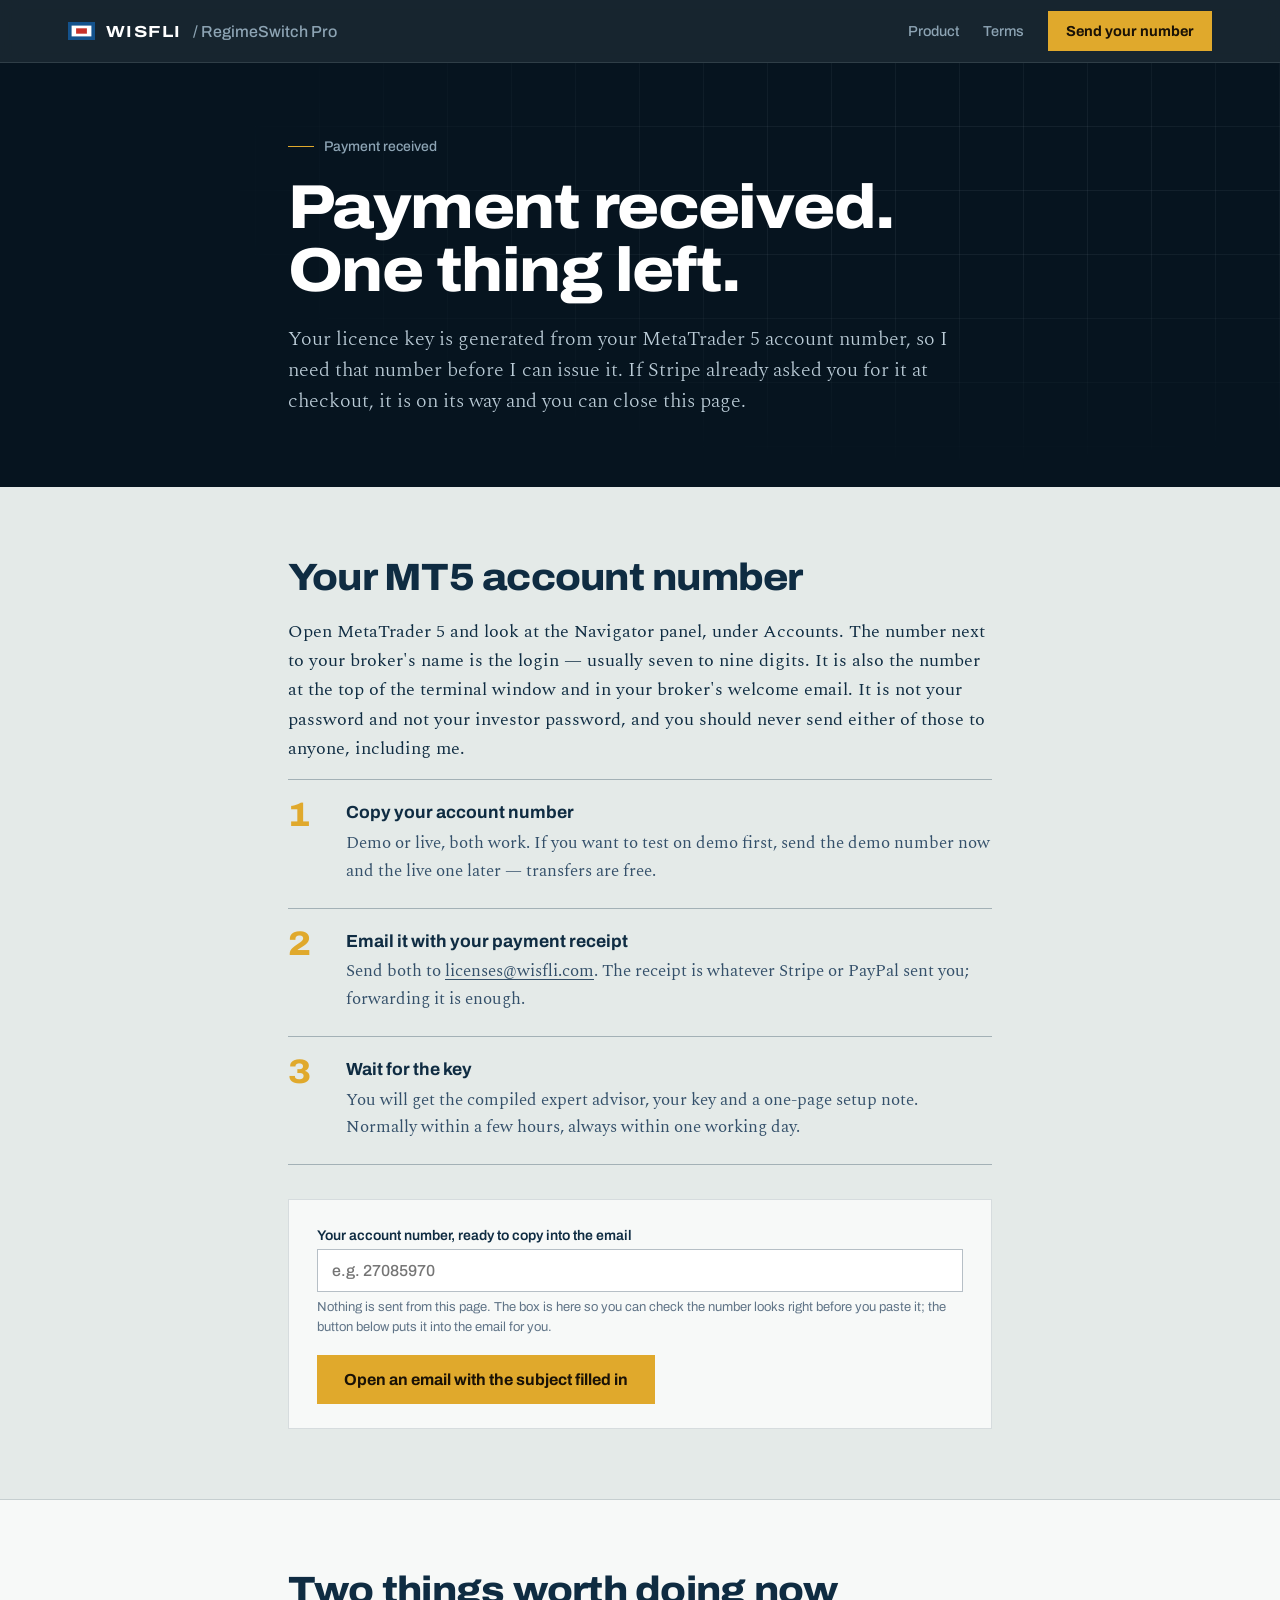
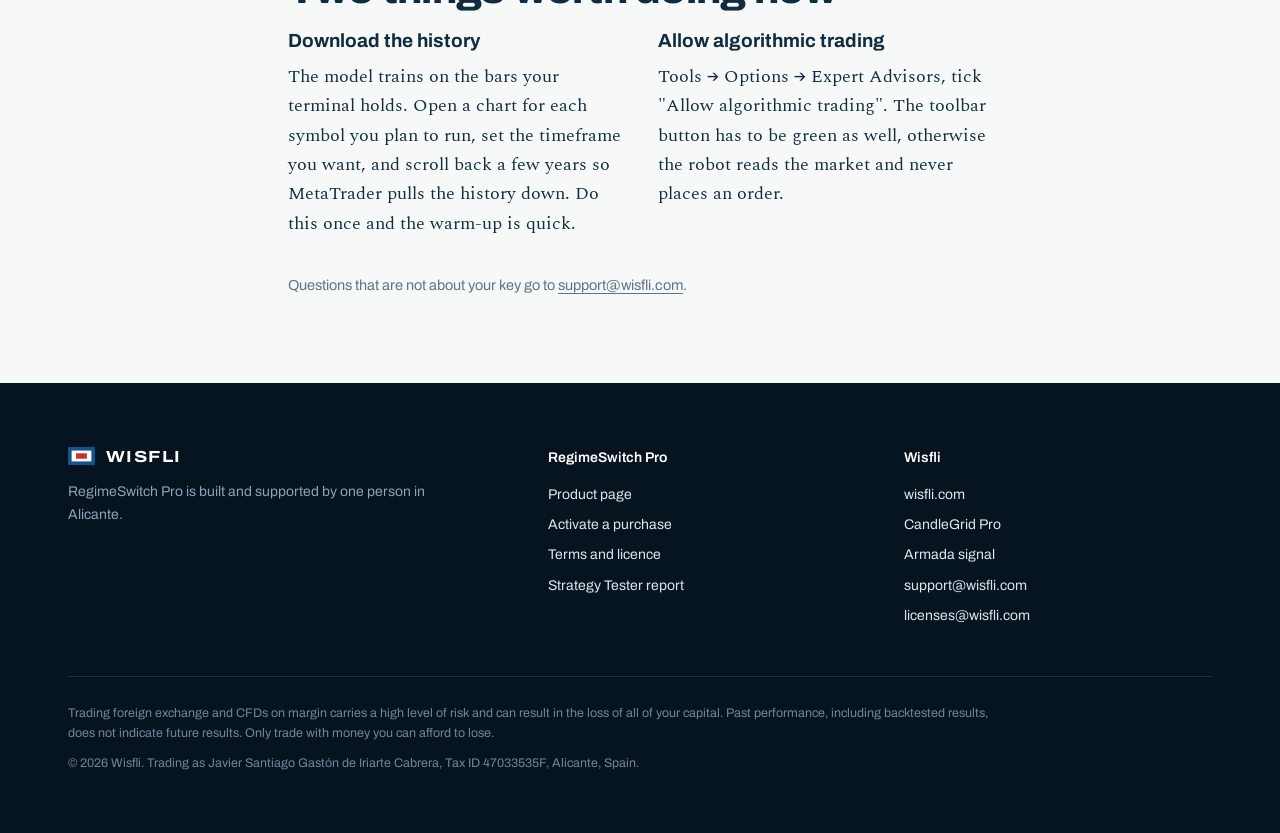
<file: activate.html>
<!doctype html>
<html lang="en">
<head>
<meta charset="utf-8">
<meta name="viewport" content="width=device-width, initial-scale=1">
<title>Activate your purchase — RegimeSwitch Pro</title>

<meta name="robots" content="noindex">
<meta name="theme-color" content="#06141F">
<link rel="icon" href="data:image/svg+xml,<svg xmlns='http://www.w3.org/2000/svg' viewBox='0 0 32 32'><rect width='32' height='32' fill='%2306141F'/><rect x='9' y='7' width='4' height='18' fill='%2345C29A'/><rect x='19' y='11' width='4' height='14' fill='%23E0A92C'/></svg>">
<link rel="preconnect" href="https://fonts.googleapis.com">
<link rel="preconnect" href="https://fonts.gstatic.com" crossorigin>
<link href="https://fonts.googleapis.com/css2?family=Archivo:wdth,wght@62..125,300..900&family=Spectral:ital,wght@0,300;0,400;0,500;1,400&family=IBM+Plex+Mono:wght@400;500&display=swap" rel="stylesheet">
<style>
:root{
  --abyss:#06141F; --abyss-2:#0A2130; --sea:#0F2C42; --chart:#E4EAE8; --panel:#F7F9F8;
  --ink:#0F2C42; --ink-2:#34506A; --muted:#607487;
  --rule:rgba(15,44,66,.14); --rule-2:rgba(15,44,66,.3);
  --drule:rgba(214,230,240,.13); --drule-2:rgba(214,230,240,.26);
  --dtext:#DCE6EC; --dmuted:#8DA4B4;
  --brass:#E0A92C; --brass-2:#F0BD48;
  --up:#1E6B57; --down:#BE3A2B; --sig:#45C29A; --sig-down:#E8715F;
  --maxw:1200px; --doc:760px;
}
*{box-sizing:border-box}
html{-webkit-text-size-adjust:100%;scroll-behavior:smooth;scroll-padding-top:84px}
body{margin:0;background:var(--chart);color:var(--ink);font:400 17.5px/1.68 Spectral,Georgia,serif;font-variant-numeric:tabular-nums;-webkit-font-smoothing:antialiased}
h1,h2,h3,h4,nav,button,label,table,.ui{font-family:Archivo,system-ui,sans-serif}
a{color:inherit;text-underline-offset:3px;text-decoration-thickness:1px}
:focus-visible{outline:2px solid var(--brass);outline-offset:3px}
img,video{max-width:100%;display:block}
.wrap{max-width:var(--maxw);margin:0 auto;padding:0 28px}
.doc{max-width:var(--doc);margin:0 auto;padding:0 28px}
.skip{position:absolute;left:-999px;top:0;background:var(--brass);color:#1A1206;padding:8px 14px;font-family:Archivo;z-index:99}
.skip:focus{left:12px;top:12px}
code,kbd,.mono{font-family:"IBM Plex Mono",ui-monospace,Menlo,monospace;font-size:.86em}
code{background:rgba(15,44,66,.07);padding:1.5px 6px;word-break:break-word}
kbd{background:var(--panel);border:1px solid var(--rule-2);border-bottom-width:2px;padding:1px 6px;font-size:.8em}

/* nav */
.top{position:sticky;top:0;z-index:50;background:rgba(6,20,31,.92);backdrop-filter:saturate(140%) blur(10px);-webkit-backdrop-filter:saturate(140%) blur(10px);border-bottom:1px solid var(--drule)}
.top .wrap{display:flex;align-items:center;justify-content:space-between;height:62px;gap:20px}
.brand{display:flex;align-items:center;gap:11px;text-decoration:none;color:#fff;font:700 16px Archivo;font-stretch:122%;letter-spacing:.09em;white-space:nowrap}
.brand svg{width:27px;height:18px;display:block}
.brand .prod{font-stretch:100%;letter-spacing:0;font-weight:500;color:var(--dmuted)}
.top nav{display:flex;align-items:center;gap:24px;font-size:14.5px}
.top nav a{text-decoration:none;color:var(--dmuted);font-weight:500;white-space:nowrap}
.top nav a:hover{color:#fff}
.top nav a.pill{color:#1A1206;background:var(--brass);padding:8px 18px;font-weight:700}
.top nav a.pill:hover{background:var(--brass-2)}

/* page head */
.pagehead{position:relative;background:var(--abyss);color:var(--dtext);overflow:hidden;isolation:isolate}
.pagehead::before{content:"";position:absolute;inset:0;z-index:-1;opacity:.5;
  background-image:linear-gradient(var(--drule) 1px,transparent 1px),linear-gradient(90deg,var(--drule) 1px,transparent 1px);
  background-size:64px 64px;background-position:-1px -1px;
  mask-image:radial-gradient(ellipse 80% 90% at 75% 30%,#000 20%,transparent 75%);
  -webkit-mask-image:radial-gradient(ellipse 80% 90% at 75% 30%,#000 20%,transparent 75%)}
.pagehead .doc{padding-top:76px;padding-bottom:70px}
.where{font:500 14px Archivo;color:var(--dmuted);margin:0 0 22px;display:flex;align-items:center;gap:10px}
.where i{display:block;width:26px;height:1px;background:var(--brass);flex:none}
.pagehead h1{margin:0 0 22px;color:#fff;font-weight:800;font-stretch:110%;font-size:clamp(36px,5vw,62px);line-height:1.02;letter-spacing:-.025em}
.lede{font-size:20px;line-height:1.55;color:#BCCDD8;margin:0;font-weight:300}
.lede + .lede{margin-top:14px}
.pagehead .meta{font:500 13.5px/1.6 Archivo;color:var(--dmuted);margin:22px 0 0}
.pagehead .meta a{color:var(--dtext)}

/* toc strip */
.toc{background:var(--abyss-2);border-top:1px solid var(--drule);color:var(--dtext)}
.toc ol{list-style:none;margin:0 auto;padding:14px 28px;max-width:var(--doc);display:flex;flex-wrap:wrap;gap:6px 22px;font:500 14px Archivo;counter-reset:t}
.toc li{counter-increment:t}
.toc li::before{content:counter(t);color:var(--brass);font-weight:700;margin-right:7px}
.toc a{color:var(--dmuted);text-decoration:none}
.toc a:hover{color:#fff}

/* sections */
main section{padding:70px 0;border-bottom:1px solid var(--rule)}
main section:last-child{border-bottom:0}
main section.panel{background:var(--panel)}
h2{margin:0 0 18px;font-size:clamp(27px,3.2vw,38px);line-height:1.08;font-weight:800;font-stretch:108%;letter-spacing:-.02em}
h2 .n{color:var(--brass);font-size:.6em;font-weight:800;margin-right:12px;vertical-align:.2em}
h3{font-size:19px;line-height:1.3;margin:30px 0 8px;font-weight:700}
h2 + h3{margin-top:10px}
p{margin:0 0 16px}
ul,ol{padding-left:22px;margin:0 0 18px}
li{margin-bottom:8px}
.sub{color:var(--ink-2)}
.hint{font:400 14.5px/1.6 Archivo;color:var(--muted)}

/* numbered steps */
ol.steps{list-style:none;counter-reset:st;margin:8px 0 0;padding:0}
ol.steps li{counter-increment:st;position:relative;padding:22px 0 22px 58px;border-top:1px solid var(--rule-2);margin:0;color:var(--ink-2);font-size:16.5px}
ol.steps li:last-child{border-bottom:1px solid var(--rule-2)}
ol.steps li::before{content:counter(st);position:absolute;left:0;top:18px;font:800 34px/1 Archivo;font-stretch:108%;color:var(--brass)}
ol.steps li b,ol.steps li strong:first-child{display:block;font:700 17.5px/1.3 Archivo;color:var(--ink);margin:0 0 5px}
ol.steps li p{margin:0}

/* buttons */
.btn{display:inline-flex;align-items:center;gap:10px;font:700 16px Archivo;text-decoration:none;padding:15px 26px;border:1px solid transparent;cursor:pointer;transition:background .15s,border-color .15s}
.btn.brass{background:var(--brass);color:#1A1206}
.btn.brass:hover{background:var(--brass-2)}
.btn.ink{background:var(--sea);color:#EEF3F1}
.btn.ink:hover{background:#17405E}
.btn.ghost{color:var(--ink);border-color:var(--rule-2);background:transparent}
.btn.ghost:hover{border-color:var(--ink)}
.actions{display:flex;flex-wrap:wrap;gap:14px;align-items:center;margin-top:26px}

/* form */
.form{background:var(--panel);border:1px solid var(--rule);padding:28px 28px 24px;margin-top:10px}
.form label{display:block;font:600 14px Archivo;margin:18px 0 6px;color:var(--ink)}
.form label:first-child{margin-top:0}
.form input,.form textarea{width:100%;font:500 16px Archivo;color:var(--ink);background:#fff;border:1px solid var(--rule-2);padding:12px 14px;border-radius:0}
.form input:focus,.form textarea:focus{outline:2px solid var(--brass);outline-offset:0;border-color:var(--brass)}
.form textarea{min-height:110px;resize:vertical}
.form small{display:block;font:400 13px/1.5 Archivo;color:var(--muted);margin-top:6px}
.warn-text{font:600 14px Archivo;color:var(--down);min-height:1.2em;margin:12px 0 0}

/* notes */
.note{border-left:3px solid var(--brass);background:var(--panel);padding:16px 20px;margin:24px 0}
.note p{margin:0}
.note p + p{margin-top:10px}
.note b{font-family:Archivo;font-weight:700}
.note.warn{border-left-color:var(--down)}
.mailbox{display:flex;flex-wrap:wrap;gap:8px 18px;align-items:baseline;background:var(--abyss);color:var(--dtext);padding:18px 22px;margin:22px 0;font:500 14px Archivo}
.mailbox a{color:#fff;font:700 18px Archivo;word-break:break-word}
.mailbox span{color:var(--dmuted)}

/* tables */
.table-scroll{overflow-x:auto}
table.data{width:100%;border-collapse:collapse;font-size:14.5px;margin:18px 0}
table.data th{text-align:left;font-size:12.5px;font-weight:600;color:var(--muted);border-bottom:1px solid var(--rule-2);padding:0 14px 9px 0}
table.data td{border-bottom:1px solid var(--rule);padding:12px 14px 12px 0;vertical-align:top}
table.data td:first-child{font-weight:600;white-space:nowrap}
table.data td code{background:none;padding:0}

/* media */
figure.demo{margin:26px 0 30px}
figure.demo .frame{background:var(--abyss);border:1px solid var(--rule-2);aspect-ratio:16/10;display:flex;align-items:center;justify-content:center;overflow:hidden}
figure.demo video,figure.demo img{width:100%;height:100%;object-fit:contain;background:#fff}
figure.demo figcaption{font:500 13.5px Archivo;color:var(--muted);margin-top:10px}

.two-col{display:grid;grid-template-columns:1fr 1fr;gap:36px}
.two-col h3{margin-top:0}

/* footer */
footer{background:var(--abyss);color:var(--dmuted);font:14px/1.6 Archivo;padding:64px 0 50px}
footer .cols{display:grid;grid-template-columns:1.4fr 1fr 1fr;gap:48px;padding-bottom:40px;border-bottom:1px solid var(--drule)}
footer h4{margin:0 0 14px;color:#fff;font-size:14px;font-weight:600}
footer ul{list-style:none;margin:0;padding:0}
footer li{margin:0 0 8px}
footer a{text-decoration:none;color:var(--dtext)}
footer a:hover{color:#fff;text-decoration:underline}
footer .brand{margin-bottom:16px}
footer .legal{padding-top:26px;font-size:12.5px;color:#6F8797}
footer .legal p{margin:0 0 10px;max-width:74em}
footer .legal strong{color:var(--dmuted)}

@media (max-width:760px){
  body{font-size:16.5px}
  .wrap,.doc{padding:0 20px}
  .toc ol{padding:12px 20px}
  .top nav a:not(.pill){display:none}
  .brand .prod{display:none}
  .pagehead .doc{padding-top:54px;padding-bottom:50px}
  main section{padding:52px 0}
  .two-col,footer .cols{grid-template-columns:1fr;gap:28px}
  ol.steps li{padding-left:48px}
  .form{padding:22px 18px}
}
@media (prefers-reduced-motion:reduce){html{scroll-behavior:auto}*{animation:none!important;transition:none!important}}

</style>
</head>
<body>
<a class="skip" href="#main">Skip to content</a>

<header class="top">
  <div class="wrap">
    <a class="brand" href="https://wisfli.com/"><svg viewBox="0 0 60 40" aria-hidden="true"><path d="M0 0h60v40H0z" fill="#14528C"/><path d="M8 8h44v24H8z" fill="#fff"/><path d="M18 14h24v12H18z" fill="#C8322A"/></svg>WISFLI <span class="prod">/ RegimeSwitch Pro</span></a>
    <nav aria-label="Page">
      <a href="index.html">Product</a>
      <a href="terms.html">Terms</a>
      <a class="pill" href="#number">Send your number</a>
    </nav>
  </div>
</header>

<div class="pagehead">
  <div class="doc">
    <p class="where"><i></i>Payment received</p>
    <h1>Payment received. One thing left.</h1>
    <p class="lede">Your licence key is generated from your MetaTrader 5 account number, so I need that number before I can issue it. If Stripe already asked you for it at checkout, it is on its way and you can close this page.</p>
  </div>
</div>

<main id="main">

<section id="number">
  <div class="doc">
    <h2>Your MT5 account number</h2>
    <p>Open MetaTrader 5 and look at the Navigator panel, under Accounts. The number next to your broker's name is the login — usually seven to nine digits. It is also the number at the top of the terminal window and in your broker's welcome email. It is not your password and not your investor password, and you should never send either of those to anyone, including me.</p>

    <ol class="steps">
      <li>
        <b>Copy your account number</b>
        <p>Demo or live, both work. If you want to test on demo first, send the demo number now and the live one later — transfers are free.</p>
      </li>
      <li>
        <b>Email it with your payment receipt</b>
        <p>Send both to <a href="mailto:licenses@wisfli.com">licenses@wisfli.com</a>. The receipt is whatever Stripe or PayPal sent you; forwarding it is enough.</p>
      </li>
      <li>
        <b>Wait for the key</b>
        <p>You will get the compiled expert advisor, your key and a one-page setup note. Normally within a few hours, always within one working day.</p>
      </li>
    </ol>

    <div class="form" style="margin-top:34px">
      <label for="acct">Your account number, ready to copy into the email</label>
      <input id="acct" type="text" inputmode="numeric" placeholder="e.g. 27085970" autocomplete="off">
      <small>Nothing is sent from this page. The box is here so you can check the number looks right before you paste it; the button below puts it into the email for you.</small>
      <div class="actions" style="margin-top:18px">
        <a class="btn brass" id="mail-btn" href="mailto:licenses@wisfli.com?subject=RegimeSwitch%20Pro%20activation&amp;body=My%20MT5%20account%20number%3A%20%0A%0A(payment%20receipt%20attached%20or%20forwarded)">Open an email with the subject filled in</a>
      </div>
    </div>
  </div>
</section>

<section class="panel">
  <div class="doc">
    <h2>Two things worth doing now</h2>
    <div class="two-col">
      <div>
        <h3>Download the history</h3>
        <p>The model trains on the bars your terminal holds. Open a chart for each symbol you plan to run, set the timeframe you want, and scroll back a few years so MetaTrader pulls the history down. Do this once and the warm-up is quick.</p>
      </div>
      <div>
        <h3>Allow algorithmic trading</h3>
        <p>Tools → Options → Expert Advisors, tick "Allow algorithmic trading". The toolbar button has to be green as well, otherwise the robot reads the market and never places an order.</p>
      </div>
    </div>
    <p class="hint" style="margin-top:20px">Questions that are not about your key go to <a href="mailto:support@wisfli.com">support@wisfli.com</a>.</p>
  </div>
</section>

</main>

<footer>
  <div class="wrap">
    <div class="cols">
      <div>
        <a class="brand" href="https://wisfli.com/"><svg viewBox="0 0 60 40" aria-hidden="true"><path d="M0 0h60v40H0z" fill="#14528C"/><path d="M8 8h44v24H8z" fill="#fff"/><path d="M18 14h24v12H18z" fill="#C8322A"/></svg>WISFLI</a>
        <p style="margin:0;max-width:26em">RegimeSwitch Pro is built and supported by one person in Alicante.</p>
      </div>
      <div>
        <h4>RegimeSwitch Pro</h4>
        <ul>
          <li><a href="index.html">Product page</a></li>
          <li><a href="activate.html">Activate a purchase</a></li>
          <li><a href="terms.html">Terms and licence</a></li>
          <li><a href="ReportTester-27085970.html">Strategy Tester report</a></li>
        </ul>
      </div>
      <div>
        <h4>Wisfli</h4>
        <ul>
          <li><a href="https://wisfli.com/">wisfli.com</a></li>
          <li><a href="https://jsgaston.github.io/candlegrid-web-en/">CandleGrid Pro</a></li>
          <li><a href="https://jsgaston.github.io/armada/">Armada signal</a></li>
          <li><a href="mailto:support@wisfli.com">support@wisfli.com</a></li>
          <li><a href="mailto:licenses@wisfli.com">licenses@wisfli.com</a></li>
        </ul>
      </div>
    </div>
    <div class="legal">
      <p>Trading foreign exchange and CFDs on margin carries a high level of risk and can result in the loss of all of your capital. Past performance, including backtested results, does not indicate future results. Only trade with money you can afford to lose.</p>
      <p>© <span class="yr">2026</span> Wisfli. Trading as Javier Santiago Gastón de Iriarte Cabrera, Tax ID 47033535F, Alicante, Spain.</p>
    </div>
  </div>
</footer>
<script>document.querySelectorAll('.yr').forEach(function(e){e.textContent=new Date().getFullYear();});</script>
<script>
(function(){
  var input=document.getElementById('acct'), btn=document.getElementById('mail-btn');
  var sub=new URLSearchParams(location.search).get('sub');
  function update(){
    var n=input.value.replace(/\s+/g,'');
    var body='My MT5 account number: '+n+'\n\n'+(sub?'PayPal subscription: '+sub+'\n\n':'')+'(payment receipt attached or forwarded)';
    btn.href='mailto:licenses@wisfli.com?subject='+encodeURIComponent('RegimeSwitch Pro activation'+(n?' — account '+n:''))+'&body='+encodeURIComponent(body);
  }
  input.addEventListener('input',update); update();
})();
</script>
</body>
</html>
</file>
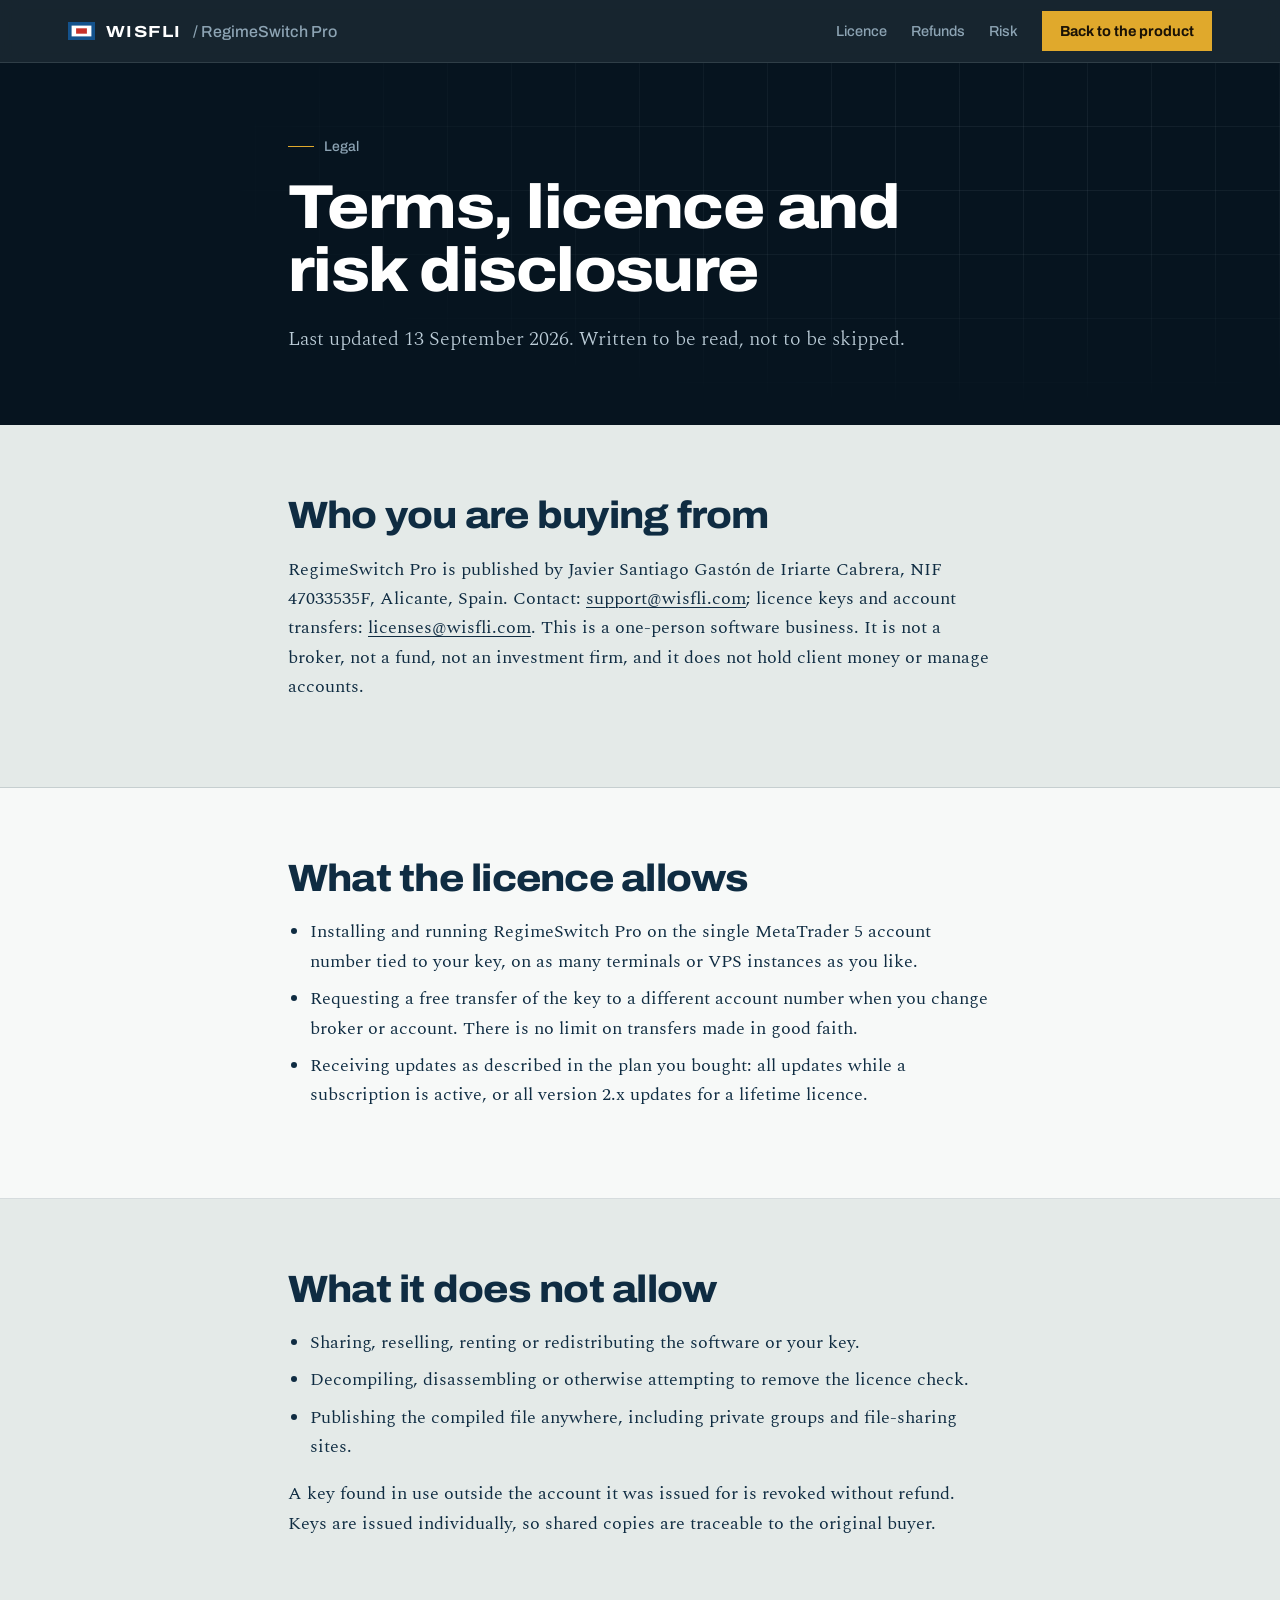
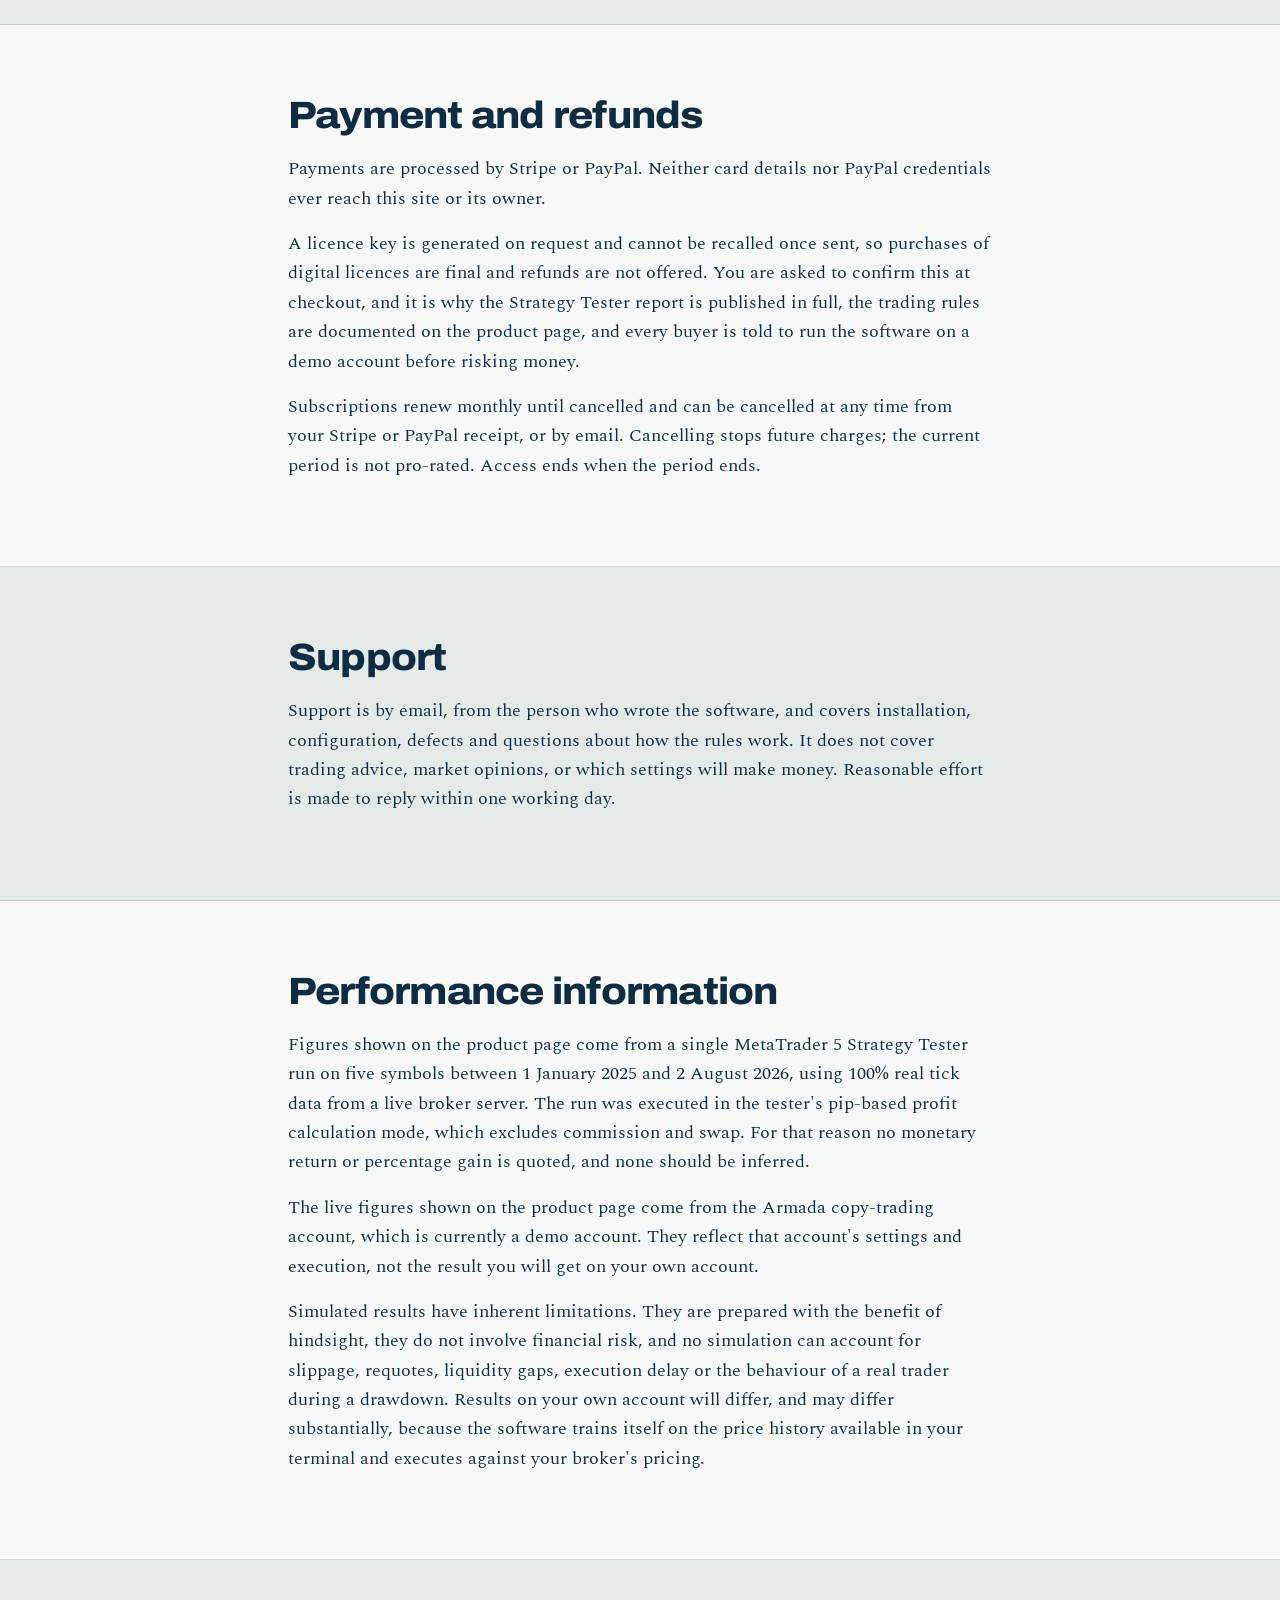
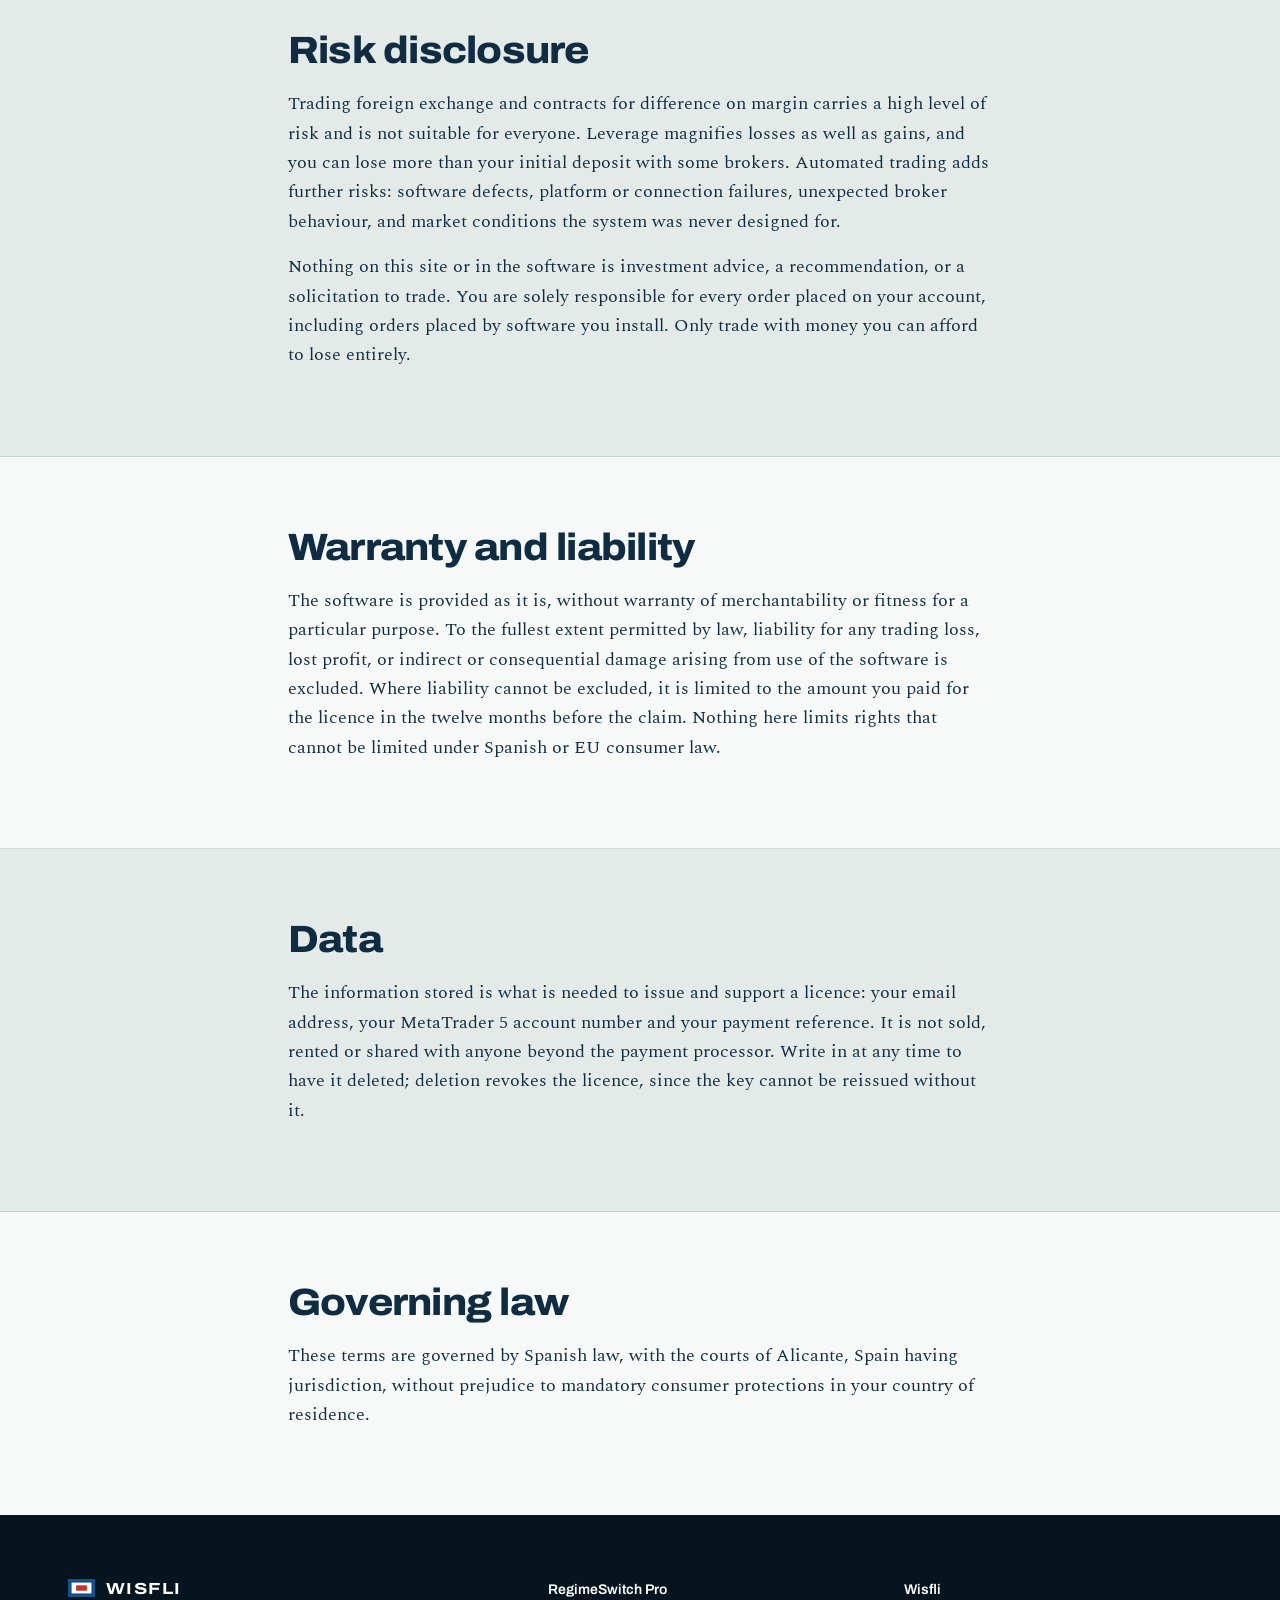
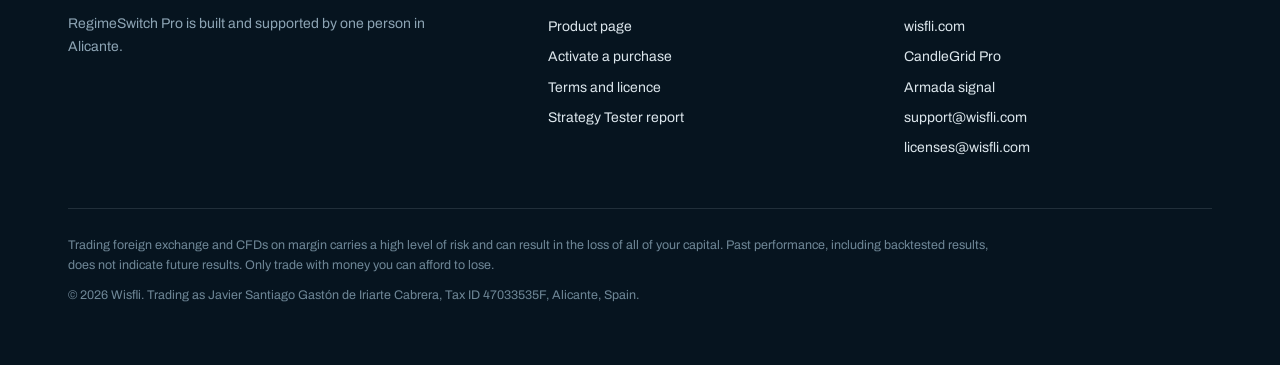
<file: terms.html>
<!doctype html>
<html lang="en">
<head>
<meta charset="utf-8">
<meta name="viewport" content="width=device-width, initial-scale=1">
<title>Terms, licence and risk disclosure — RegimeSwitch Pro</title>
<meta name="description" content="Licence terms, refund policy and risk disclosure for RegimeSwitch Pro.">

<meta name="theme-color" content="#06141F">
<link rel="icon" href="data:image/svg+xml,<svg xmlns='http://www.w3.org/2000/svg' viewBox='0 0 32 32'><rect width='32' height='32' fill='%2306141F'/><rect x='9' y='7' width='4' height='18' fill='%2345C29A'/><rect x='19' y='11' width='4' height='14' fill='%23E0A92C'/></svg>">
<link rel="preconnect" href="https://fonts.googleapis.com">
<link rel="preconnect" href="https://fonts.gstatic.com" crossorigin>
<link href="https://fonts.googleapis.com/css2?family=Archivo:wdth,wght@62..125,300..900&family=Spectral:ital,wght@0,300;0,400;0,500;1,400&family=IBM+Plex+Mono:wght@400;500&display=swap" rel="stylesheet">
<style>
:root{
  --abyss:#06141F; --abyss-2:#0A2130; --sea:#0F2C42; --chart:#E4EAE8; --panel:#F7F9F8;
  --ink:#0F2C42; --ink-2:#34506A; --muted:#607487;
  --rule:rgba(15,44,66,.14); --rule-2:rgba(15,44,66,.3);
  --drule:rgba(214,230,240,.13); --drule-2:rgba(214,230,240,.26);
  --dtext:#DCE6EC; --dmuted:#8DA4B4;
  --brass:#E0A92C; --brass-2:#F0BD48;
  --up:#1E6B57; --down:#BE3A2B; --sig:#45C29A; --sig-down:#E8715F;
  --maxw:1200px; --doc:760px;
}
*{box-sizing:border-box}
html{-webkit-text-size-adjust:100%;scroll-behavior:smooth;scroll-padding-top:84px}
body{margin:0;background:var(--chart);color:var(--ink);font:400 17.5px/1.68 Spectral,Georgia,serif;font-variant-numeric:tabular-nums;-webkit-font-smoothing:antialiased}
h1,h2,h3,h4,nav,button,label,table,.ui{font-family:Archivo,system-ui,sans-serif}
a{color:inherit;text-underline-offset:3px;text-decoration-thickness:1px}
:focus-visible{outline:2px solid var(--brass);outline-offset:3px}
img,video{max-width:100%;display:block}
.wrap{max-width:var(--maxw);margin:0 auto;padding:0 28px}
.doc{max-width:var(--doc);margin:0 auto;padding:0 28px}
.skip{position:absolute;left:-999px;top:0;background:var(--brass);color:#1A1206;padding:8px 14px;font-family:Archivo;z-index:99}
.skip:focus{left:12px;top:12px}
code,kbd,.mono{font-family:"IBM Plex Mono",ui-monospace,Menlo,monospace;font-size:.86em}
code{background:rgba(15,44,66,.07);padding:1.5px 6px;word-break:break-word}
kbd{background:var(--panel);border:1px solid var(--rule-2);border-bottom-width:2px;padding:1px 6px;font-size:.8em}

/* nav */
.top{position:sticky;top:0;z-index:50;background:rgba(6,20,31,.92);backdrop-filter:saturate(140%) blur(10px);-webkit-backdrop-filter:saturate(140%) blur(10px);border-bottom:1px solid var(--drule)}
.top .wrap{display:flex;align-items:center;justify-content:space-between;height:62px;gap:20px}
.brand{display:flex;align-items:center;gap:11px;text-decoration:none;color:#fff;font:700 16px Archivo;font-stretch:122%;letter-spacing:.09em;white-space:nowrap}
.brand svg{width:27px;height:18px;display:block}
.brand .prod{font-stretch:100%;letter-spacing:0;font-weight:500;color:var(--dmuted)}
.top nav{display:flex;align-items:center;gap:24px;font-size:14.5px}
.top nav a{text-decoration:none;color:var(--dmuted);font-weight:500;white-space:nowrap}
.top nav a:hover{color:#fff}
.top nav a.pill{color:#1A1206;background:var(--brass);padding:8px 18px;font-weight:700}
.top nav a.pill:hover{background:var(--brass-2)}

/* page head */
.pagehead{position:relative;background:var(--abyss);color:var(--dtext);overflow:hidden;isolation:isolate}
.pagehead::before{content:"";position:absolute;inset:0;z-index:-1;opacity:.5;
  background-image:linear-gradient(var(--drule) 1px,transparent 1px),linear-gradient(90deg,var(--drule) 1px,transparent 1px);
  background-size:64px 64px;background-position:-1px -1px;
  mask-image:radial-gradient(ellipse 80% 90% at 75% 30%,#000 20%,transparent 75%);
  -webkit-mask-image:radial-gradient(ellipse 80% 90% at 75% 30%,#000 20%,transparent 75%)}
.pagehead .doc{padding-top:76px;padding-bottom:70px}
.where{font:500 14px Archivo;color:var(--dmuted);margin:0 0 22px;display:flex;align-items:center;gap:10px}
.where i{display:block;width:26px;height:1px;background:var(--brass);flex:none}
.pagehead h1{margin:0 0 22px;color:#fff;font-weight:800;font-stretch:110%;font-size:clamp(36px,5vw,62px);line-height:1.02;letter-spacing:-.025em}
.lede{font-size:20px;line-height:1.55;color:#BCCDD8;margin:0;font-weight:300}
.lede + .lede{margin-top:14px}
.pagehead .meta{font:500 13.5px/1.6 Archivo;color:var(--dmuted);margin:22px 0 0}
.pagehead .meta a{color:var(--dtext)}

/* toc strip */
.toc{background:var(--abyss-2);border-top:1px solid var(--drule);color:var(--dtext)}
.toc ol{list-style:none;margin:0 auto;padding:14px 28px;max-width:var(--doc);display:flex;flex-wrap:wrap;gap:6px 22px;font:500 14px Archivo;counter-reset:t}
.toc li{counter-increment:t}
.toc li::before{content:counter(t);color:var(--brass);font-weight:700;margin-right:7px}
.toc a{color:var(--dmuted);text-decoration:none}
.toc a:hover{color:#fff}

/* sections */
main section{padding:70px 0;border-bottom:1px solid var(--rule)}
main section:last-child{border-bottom:0}
main section.panel{background:var(--panel)}
h2{margin:0 0 18px;font-size:clamp(27px,3.2vw,38px);line-height:1.08;font-weight:800;font-stretch:108%;letter-spacing:-.02em}
h2 .n{color:var(--brass);font-size:.6em;font-weight:800;margin-right:12px;vertical-align:.2em}
h3{font-size:19px;line-height:1.3;margin:30px 0 8px;font-weight:700}
h2 + h3{margin-top:10px}
p{margin:0 0 16px}
ul,ol{padding-left:22px;margin:0 0 18px}
li{margin-bottom:8px}
.sub{color:var(--ink-2)}
.hint{font:400 14.5px/1.6 Archivo;color:var(--muted)}

/* numbered steps */
ol.steps{list-style:none;counter-reset:st;margin:8px 0 0;padding:0}
ol.steps li{counter-increment:st;position:relative;padding:22px 0 22px 58px;border-top:1px solid var(--rule-2);margin:0;color:var(--ink-2);font-size:16.5px}
ol.steps li:last-child{border-bottom:1px solid var(--rule-2)}
ol.steps li::before{content:counter(st);position:absolute;left:0;top:18px;font:800 34px/1 Archivo;font-stretch:108%;color:var(--brass)}
ol.steps li b,ol.steps li strong:first-child{display:block;font:700 17.5px/1.3 Archivo;color:var(--ink);margin:0 0 5px}
ol.steps li p{margin:0}

/* buttons */
.btn{display:inline-flex;align-items:center;gap:10px;font:700 16px Archivo;text-decoration:none;padding:15px 26px;border:1px solid transparent;cursor:pointer;transition:background .15s,border-color .15s}
.btn.brass{background:var(--brass);color:#1A1206}
.btn.brass:hover{background:var(--brass-2)}
.btn.ink{background:var(--sea);color:#EEF3F1}
.btn.ink:hover{background:#17405E}
.btn.ghost{color:var(--ink);border-color:var(--rule-2);background:transparent}
.btn.ghost:hover{border-color:var(--ink)}
.actions{display:flex;flex-wrap:wrap;gap:14px;align-items:center;margin-top:26px}

/* form */
.form{background:var(--panel);border:1px solid var(--rule);padding:28px 28px 24px;margin-top:10px}
.form label{display:block;font:600 14px Archivo;margin:18px 0 6px;color:var(--ink)}
.form label:first-child{margin-top:0}
.form input,.form textarea{width:100%;font:500 16px Archivo;color:var(--ink);background:#fff;border:1px solid var(--rule-2);padding:12px 14px;border-radius:0}
.form input:focus,.form textarea:focus{outline:2px solid var(--brass);outline-offset:0;border-color:var(--brass)}
.form textarea{min-height:110px;resize:vertical}
.form small{display:block;font:400 13px/1.5 Archivo;color:var(--muted);margin-top:6px}
.warn-text{font:600 14px Archivo;color:var(--down);min-height:1.2em;margin:12px 0 0}

/* notes */
.note{border-left:3px solid var(--brass);background:var(--panel);padding:16px 20px;margin:24px 0}
.note p{margin:0}
.note p + p{margin-top:10px}
.note b{font-family:Archivo;font-weight:700}
.note.warn{border-left-color:var(--down)}
.mailbox{display:flex;flex-wrap:wrap;gap:8px 18px;align-items:baseline;background:var(--abyss);color:var(--dtext);padding:18px 22px;margin:22px 0;font:500 14px Archivo}
.mailbox a{color:#fff;font:700 18px Archivo;word-break:break-word}
.mailbox span{color:var(--dmuted)}

/* tables */
.table-scroll{overflow-x:auto}
table.data{width:100%;border-collapse:collapse;font-size:14.5px;margin:18px 0}
table.data th{text-align:left;font-size:12.5px;font-weight:600;color:var(--muted);border-bottom:1px solid var(--rule-2);padding:0 14px 9px 0}
table.data td{border-bottom:1px solid var(--rule);padding:12px 14px 12px 0;vertical-align:top}
table.data td:first-child{font-weight:600;white-space:nowrap}
table.data td code{background:none;padding:0}

/* media */
figure.demo{margin:26px 0 30px}
figure.demo .frame{background:var(--abyss);border:1px solid var(--rule-2);aspect-ratio:16/10;display:flex;align-items:center;justify-content:center;overflow:hidden}
figure.demo video,figure.demo img{width:100%;height:100%;object-fit:contain;background:#fff}
figure.demo figcaption{font:500 13.5px Archivo;color:var(--muted);margin-top:10px}

.two-col{display:grid;grid-template-columns:1fr 1fr;gap:36px}
.two-col h3{margin-top:0}

/* footer */
footer{background:var(--abyss);color:var(--dmuted);font:14px/1.6 Archivo;padding:64px 0 50px}
footer .cols{display:grid;grid-template-columns:1.4fr 1fr 1fr;gap:48px;padding-bottom:40px;border-bottom:1px solid var(--drule)}
footer h4{margin:0 0 14px;color:#fff;font-size:14px;font-weight:600}
footer ul{list-style:none;margin:0;padding:0}
footer li{margin:0 0 8px}
footer a{text-decoration:none;color:var(--dtext)}
footer a:hover{color:#fff;text-decoration:underline}
footer .brand{margin-bottom:16px}
footer .legal{padding-top:26px;font-size:12.5px;color:#6F8797}
footer .legal p{margin:0 0 10px;max-width:74em}
footer .legal strong{color:var(--dmuted)}

@media (max-width:760px){
  body{font-size:16.5px}
  .wrap,.doc{padding:0 20px}
  .toc ol{padding:12px 20px}
  .top nav a:not(.pill){display:none}
  .brand .prod{display:none}
  .pagehead .doc{padding-top:54px;padding-bottom:50px}
  main section{padding:52px 0}
  .two-col,footer .cols{grid-template-columns:1fr;gap:28px}
  ol.steps li{padding-left:48px}
  .form{padding:22px 18px}
}
@media (prefers-reduced-motion:reduce){html{scroll-behavior:auto}*{animation:none!important;transition:none!important}}

</style>
</head>
<body>
<a class="skip" href="#main">Skip to content</a>

<header class="top">
  <div class="wrap">
    <a class="brand" href="https://wisfli.com/"><svg viewBox="0 0 60 40" aria-hidden="true"><path d="M0 0h60v40H0z" fill="#14528C"/><path d="M8 8h44v24H8z" fill="#fff"/><path d="M18 14h24v12H18z" fill="#C8322A"/></svg>WISFLI <span class="prod">/ RegimeSwitch Pro</span></a>
    <nav aria-label="Page">
      <a href="#licence">Licence</a>
      <a href="#payment">Refunds</a>
      <a href="#risk">Risk</a>
      <a class="pill" href="index.html">Back to the product</a>
    </nav>
  </div>
</header>

<div class="pagehead">
  <div class="doc">
    <p class="where"><i></i>Legal</p>
    <h1>Terms, licence and risk disclosure</h1>
    <p class="lede">Last updated 13 September 2026. Written to be read, not to be skipped.</p>
  </div>
</div>

<main id="main">

<section id="who">
  <div class="doc">
<h2>Who you are buying from</h2>
    <p>
      RegimeSwitch Pro is published by Javier Santiago Gastón de Iriarte Cabrera,
      NIF 47033535F, Alicante, Spain. Contact:
      <a href="mailto:support@wisfli.com">support@wisfli.com</a>; licence keys and account transfers: <a href="mailto:licenses@wisfli.com">licenses@wisfli.com</a>. This is a one-person software
      business. It is not a broker, not a fund, not an investment firm, and it does not hold client
      money or manage accounts.
    </p>
  </div>
</section>

<section id="licence" class="panel">
  <div class="doc">
<h2>What the licence allows</h2>
    <ul>
      <li>Installing and running RegimeSwitch Pro on the single MetaTrader 5 account number tied to
          your key, on as many terminals or VPS instances as you like.</li>
      <li>Requesting a free transfer of the key to a different account number when you change
          broker or account. There is no limit on transfers made in good faith.</li>
      <li>Receiving updates as described in the plan you bought: all updates while a subscription
          is active, or all version 2.x updates for a lifetime licence.</li>
    </ul>
  </div>
</section>

<section id="not-allowed">
  <div class="doc">
<h2>What it does not allow</h2>
    <ul>
      <li>Sharing, reselling, renting or redistributing the software or your key.</li>
      <li>Decompiling, disassembling or otherwise attempting to remove the licence check.</li>
      <li>Publishing the compiled file anywhere, including private groups and file-sharing sites.</li>
    </ul>
    <p>
      A key found in use outside the account it was issued for is revoked without refund. Keys are
      issued individually, so shared copies are traceable to the original buyer.
    </p>
  </div>
</section>

<section id="payment" class="panel">
  <div class="doc">
<h2>Payment and refunds</h2>
    <p>
      Payments are processed by Stripe or PayPal. Neither card details nor PayPal credentials ever
      reach this site or its owner.
    </p>
    <p>
      A licence key is generated on request and cannot be recalled once sent, so purchases of
      digital licences are final and refunds are not offered. You are asked to confirm this at
      checkout, and it is why the Strategy Tester report is published in full, the trading rules are
      documented on the product page, and every buyer is told to run the software on a demo account
      before risking money.
    </p>
    <p>
      Subscriptions renew monthly until cancelled and can be cancelled at any time from your Stripe
      or PayPal receipt, or by email. Cancelling stops future charges; the current period is not
      pro-rated. Access ends when the period ends.
    </p>
  </div>
</section>

<section id="support">
  <div class="doc">
<h2>Support</h2>
    <p>
      Support is by email, from the person who wrote the software, and covers installation,
      configuration, defects and questions about how the rules work. It does not cover trading
      advice, market opinions, or which settings will make money. Reasonable effort is made to reply
      within one working day.
    </p>
  </div>
</section>

<section id="performance" class="panel">
  <div class="doc">
<h2>Performance information</h2>
    <p>
      Figures shown on the product page come from a single MetaTrader 5 Strategy Tester run on five
      symbols between 1 January 2025 and 2 August 2026, using 100% real tick data from a live broker
      server. The run was executed in the tester's pip-based profit calculation mode, which excludes
      commission and swap. For that reason no monetary return or percentage gain is quoted, and none
      should be inferred.
    </p>
    <p>
      The live figures shown on the product page come from the Armada copy-trading account, which is currently a demo account. They reflect that account's settings and execution, not the result you will get on your own account.
    </p>
    <p>
      Simulated results have inherent limitations. They are prepared with the benefit of hindsight,
      they do not involve financial risk, and no simulation can account for slippage, requotes,
      liquidity gaps, execution delay or the behaviour of a real trader during a drawdown. Results
      on your own account will differ, and may differ substantially, because the software trains
      itself on the price history available in your terminal and executes against your broker's
      pricing.
    </p>
  </div>
</section>

<section id="risk">
  <div class="doc">
<h2>Risk disclosure</h2>
    <p>
      Trading foreign exchange and contracts for difference on margin carries a high level of risk
      and is not suitable for everyone. Leverage magnifies losses as well as gains, and you can lose
      more than your initial deposit with some brokers. Automated trading adds further risks:
      software defects, platform or connection failures, unexpected broker behaviour, and market
      conditions the system was never designed for.
    </p>
    <p>
      Nothing on this site or in the software is investment advice, a recommendation, or a
      solicitation to trade. You are solely responsible for every order placed on your account,
      including orders placed by software you install. Only trade with money you can afford to lose
      entirely.
    </p>
  </div>
</section>

<section id="liability" class="panel">
  <div class="doc">
<h2>Warranty and liability</h2>
    <p>
      The software is provided as it is, without warranty of merchantability or fitness for a
      particular purpose. To the fullest extent permitted by law, liability for any trading loss,
      lost profit, or indirect or consequential damage arising from use of the software is excluded.
      Where liability cannot be excluded, it is limited to the amount you paid for the licence in
      the twelve months before the claim. Nothing here limits rights that cannot be limited under
      Spanish or EU consumer law.
    </p>
  </div>
</section>

<section id="data">
  <div class="doc">
<h2>Data</h2>
    <p>
      The information stored is what is needed to issue and support a licence: your email address,
      your MetaTrader 5 account number and your payment reference. It is not sold, rented or shared
      with anyone beyond the payment processor. Write in at any time to have it deleted; deletion
      revokes the licence, since the key cannot be reissued without it.
    </p>
  </div>
</section>

<section id="law" class="panel">
  <div class="doc">
<h2>Governing law</h2>
    <p>
      These terms are governed by Spanish law, with the courts of Alicante, Spain having
      jurisdiction, without prejudice to mandatory consumer protections in your country of
      residence.
    </p>
  </div>
</section>

</main>

<footer>
  <div class="wrap">
    <div class="cols">
      <div>
        <a class="brand" href="https://wisfli.com/"><svg viewBox="0 0 60 40" aria-hidden="true"><path d="M0 0h60v40H0z" fill="#14528C"/><path d="M8 8h44v24H8z" fill="#fff"/><path d="M18 14h24v12H18z" fill="#C8322A"/></svg>WISFLI</a>
        <p style="margin:0;max-width:26em">RegimeSwitch Pro is built and supported by one person in Alicante.</p>
      </div>
      <div>
        <h4>RegimeSwitch Pro</h4>
        <ul>
          <li><a href="index.html">Product page</a></li>
          <li><a href="activate.html">Activate a purchase</a></li>
          <li><a href="terms.html">Terms and licence</a></li>
          <li><a href="ReportTester-27085970.html">Strategy Tester report</a></li>
        </ul>
      </div>
      <div>
        <h4>Wisfli</h4>
        <ul>
          <li><a href="https://wisfli.com/">wisfli.com</a></li>
          <li><a href="https://jsgaston.github.io/candlegrid-web-en/">CandleGrid Pro</a></li>
          <li><a href="https://jsgaston.github.io/armada/">Armada signal</a></li>
          <li><a href="mailto:support@wisfli.com">support@wisfli.com</a></li>
          <li><a href="mailto:licenses@wisfli.com">licenses@wisfli.com</a></li>
        </ul>
      </div>
    </div>
    <div class="legal">
      <p>Trading foreign exchange and CFDs on margin carries a high level of risk and can result in the loss of all of your capital. Past performance, including backtested results, does not indicate future results. Only trade with money you can afford to lose.</p>
      <p>© <span class="yr">2026</span> Wisfli. Trading as Javier Santiago Gastón de Iriarte Cabrera, Tax ID 47033535F, Alicante, Spain.</p>
    </div>
  </div>
</footer>
<script>document.querySelectorAll('.yr').forEach(function(e){e.textContent=new Date().getFullYear();});</script>

</body>
</html>
</file>
